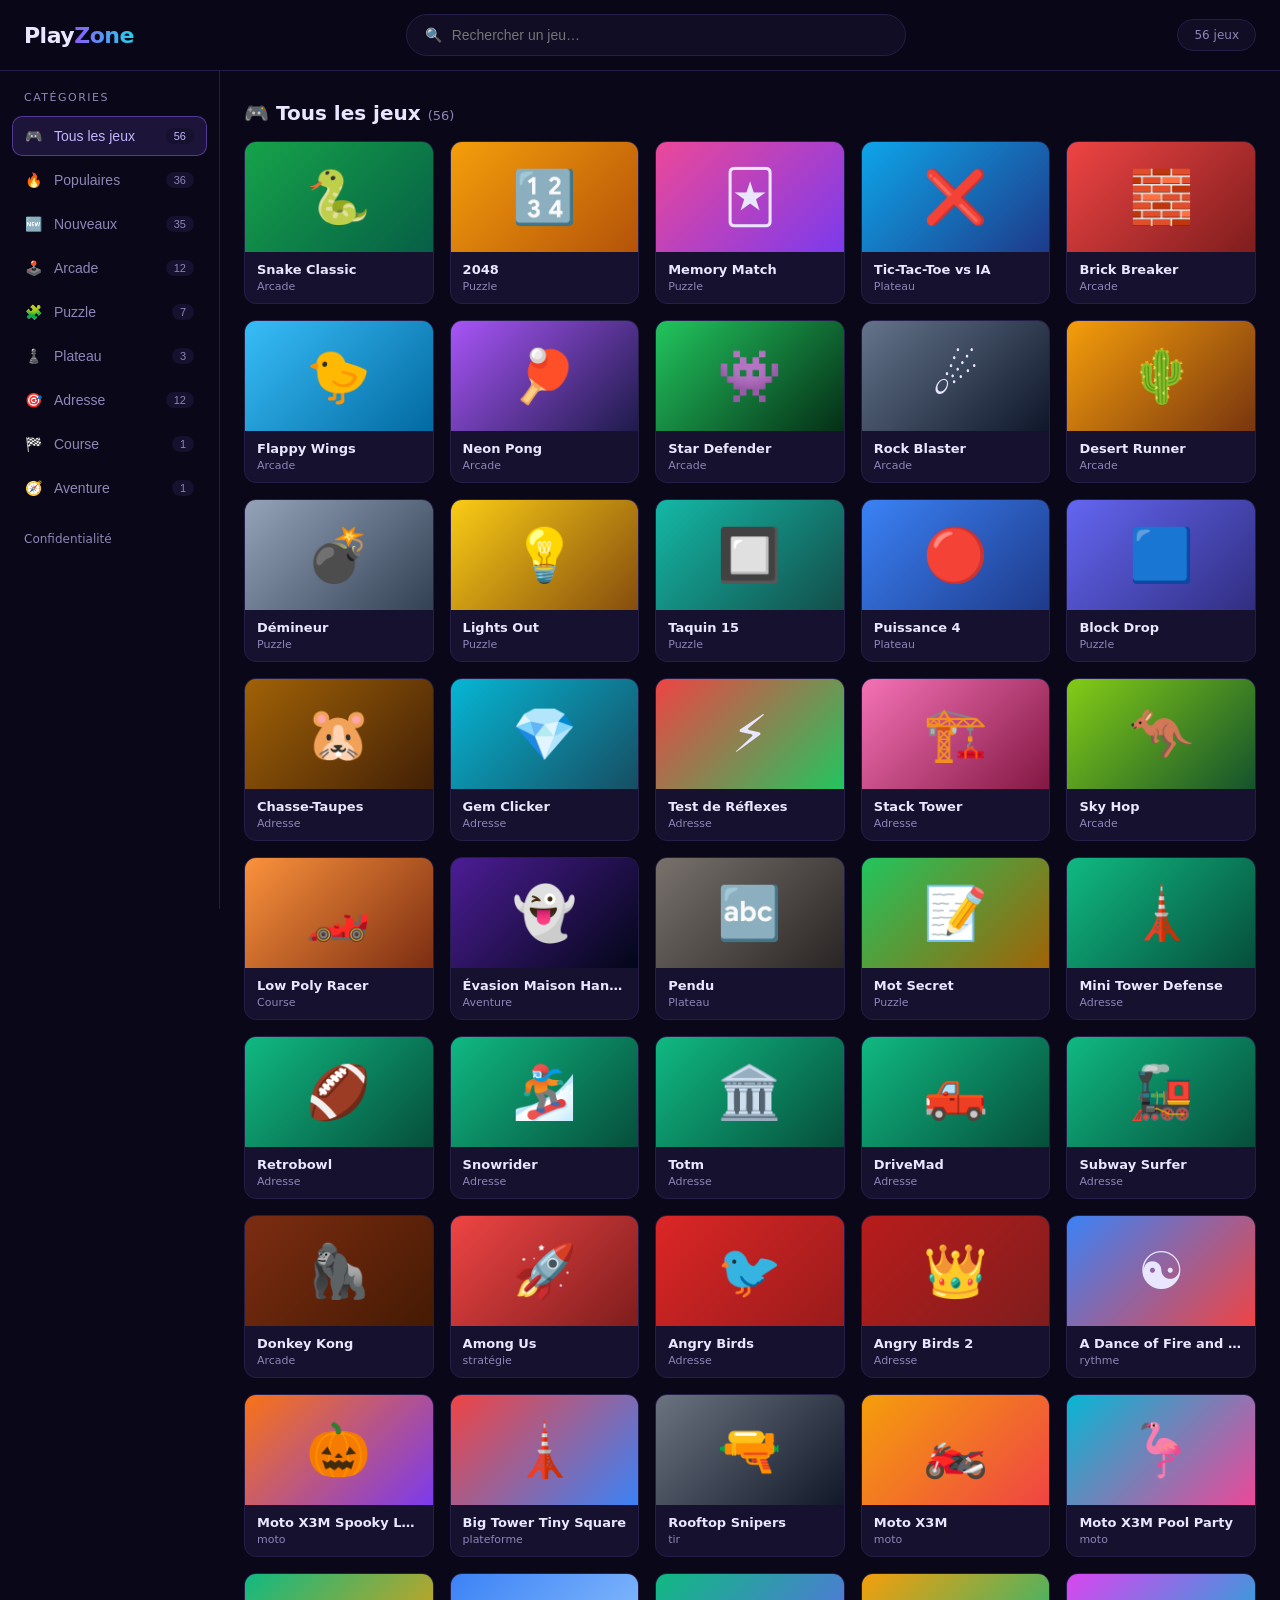
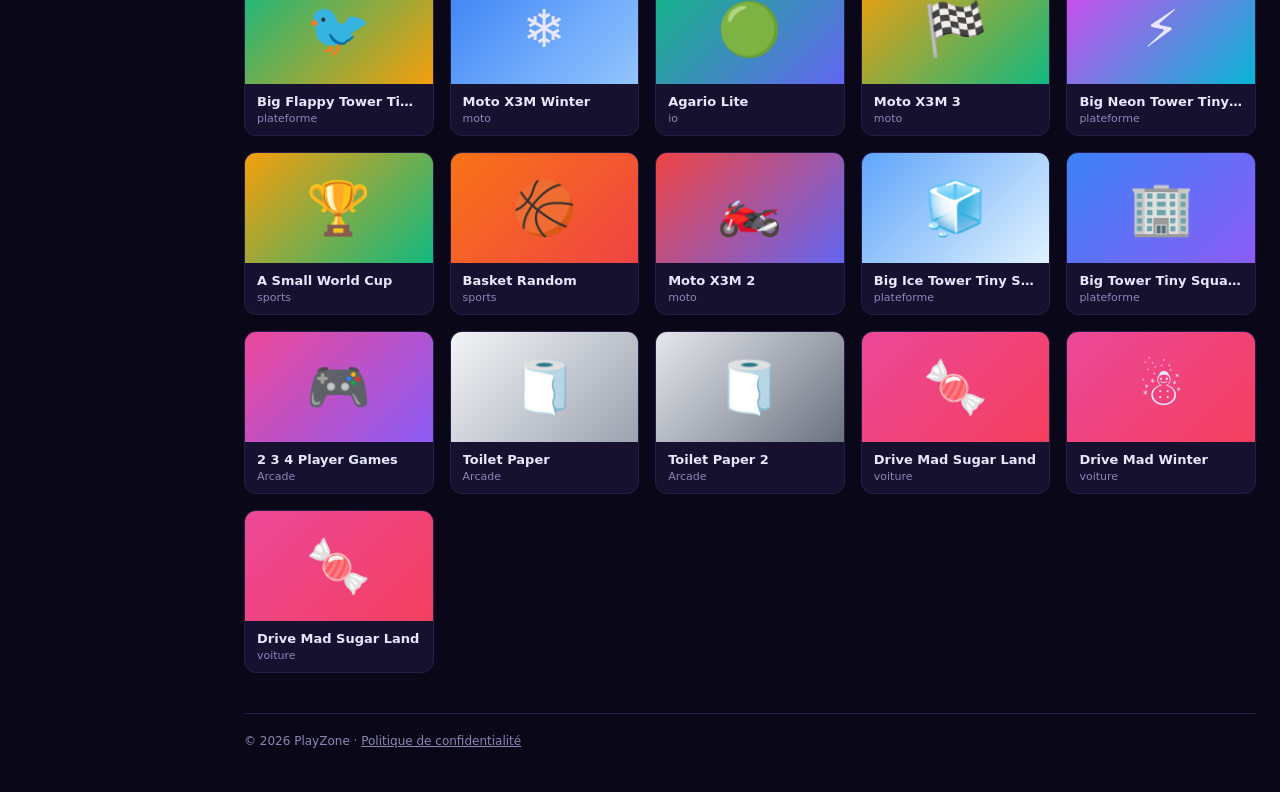
<file: index.html>
<!doctype html>
<html lang="fr">
<head>
  <meta charset="utf-8">
  <meta name="viewport" content="width=device-width, initial-scale=1">
  <title>PlayZone – Jeux en ligne gratuits</title>
  <meta name="description" content="PlayZone : des jeux en ligne gratuits, sans téléchargement, directement dans ton navigateur.">
  <!-- AdSense : le script est injecté automatiquement par js/ads.js une fois js/config.js rempli -->
  <link rel="stylesheet" href="css/style.css">
</head>
<body>
  <header class="topbar">
    <a class="logo" href="./">Play<span>Zone</span></a>
    <div class="search">
      <span>🔍</span>
      <input id="search" type="search" placeholder="Rechercher un jeu…" autocomplete="off">
    </div>
    <div class="count" id="count"></div>
    <button class="burger" id="burger" aria-label="Menu">☰</button>
  </header>

  <div class="layout">
    <aside class="sidebar" id="sidebar">
      <div class="side-title">CATÉGORIES</div>
      <nav id="cats"></nav>
      <div class="side-links">
        <a href="privacy.html">Confidentialité</a>
      </div>
    </aside>

    <main class="main">
      <div class="ad-slot" data-ad="top"></div>
      <h1 class="section-title"><span id="title-icon">🎮</span> <span id="title-text">Tous les jeux</span> <small id="title-count"></small></h1>
      <div class="grid" id="grid"></div>
      <p class="empty" id="empty" hidden>Aucun jeu trouvé 😕</p>
      <div class="ad-slot" data-ad="bottom"></div>
      <footer class="footer">© <span id="year"></span> PlayZone · <a href="privacy.html">Politique de confidentialité</a></footer>
    </main>
  </div>

  <!-- Lecteur de jeu -->
  <div class="player" id="player" hidden>
    <div class="player-bar">
      <button id="back">← Retour</button>
      <strong id="player-title"></strong>
      <button id="fs">⛶ Plein écran</button>
    </div>
    <div class="ad-slot" data-ad="player"></div>
    <iframe id="frame" title="Jeu" allow="fullscreen; gamepad; autoplay" sandbox="allow-scripts allow-same-origin allow-pointer-lock allow-popups"></iframe>
  </div>

  <script src="js/config.js"></script>
  <script src="js/ads.js"></script>
  <script src="js/app.js"></script>
</body>
</html>
</file>
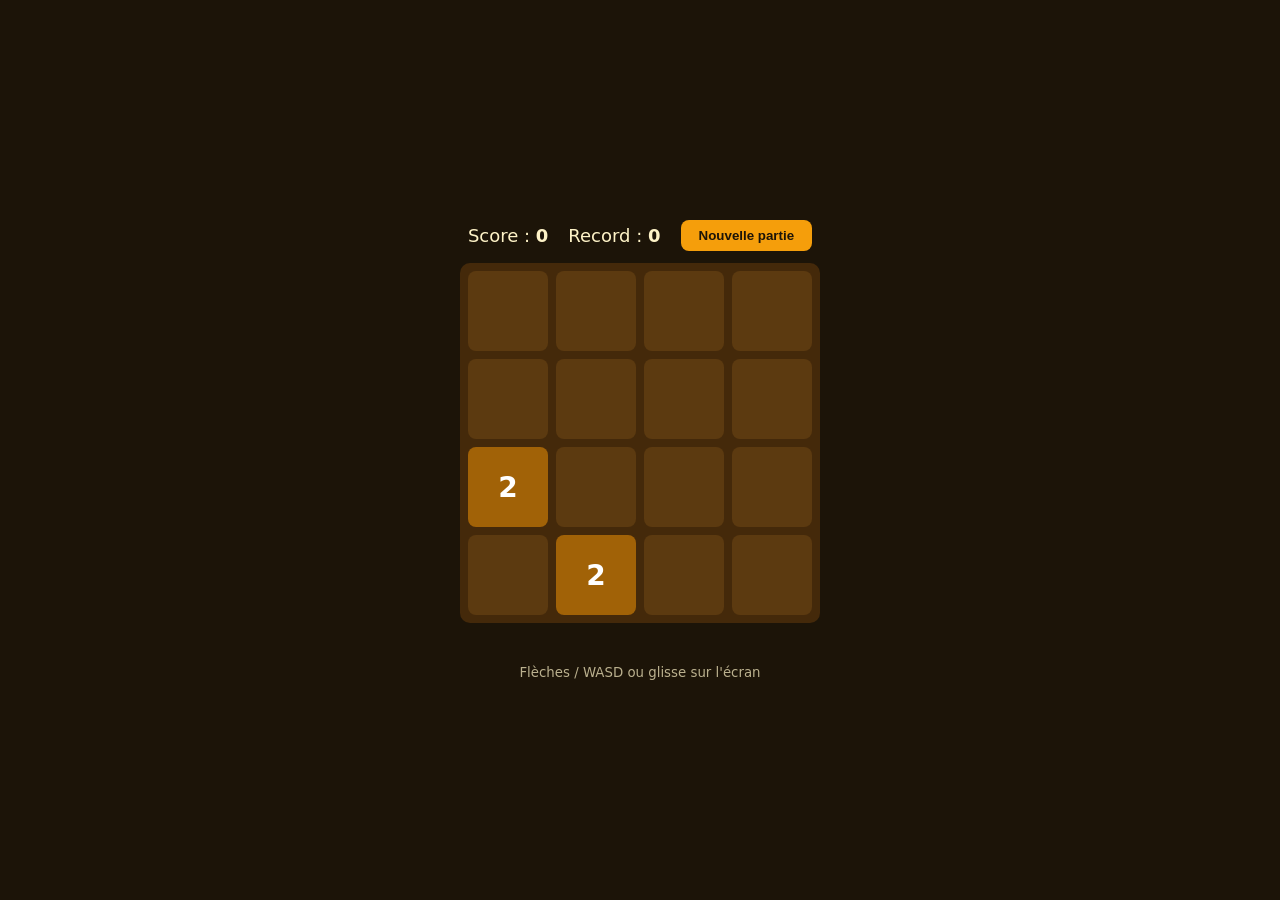
<file: games/2048/index.html>
<!doctype html>
<html lang="fr"><head><meta charset="utf-8"><meta name="viewport" content="width=device-width,initial-scale=1,user-scalable=no">
<title>2048</title>
<style>
html,body{margin:0;height:100%;background:#1c1408;color:#fef3c7;font-family:system-ui,sans-serif;display:flex;flex-direction:column;align-items:center;justify-content:center;touch-action:none}
#hud{display:flex;gap:20px;align-items:center;margin-bottom:12px;font-size:18px}
#g{display:grid;grid-template-columns:repeat(4,80px);grid-gap:8px;padding:8px;background:#44290a;border-radius:10px}
.t{width:80px;height:80px;border-radius:8px;display:flex;align-items:center;justify-content:center;font-weight:800;font-size:28px;background:#5c3a10;color:#fff}
button{padding:8px 18px;border:0;border-radius:8px;background:#f59e0b;color:#1c1408;font-weight:700;cursor:pointer}
small{margin-top:10px;opacity:.7}
#msg{height:24px;margin-top:8px;font-weight:700}
</style></head><body>
<div id="hud"><span>Score : <b id="s">0</b></span><span>Record : <b id="b">0</b></span><button id="r">Nouvelle partie</button></div>
<div id="g"></div><div id="msg"></div>
<small>Flèches / WASD ou glisse sur l'écran</small>
<script>
var COL={0:'#5c3a10',2:'#a16207',4:'#b45309',8:'#ea580c',16:'#dc2626',32:'#be123c',64:'#9d174d',128:'#a21caf',256:'#7e22ce',512:'#6d28d9',1024:'#4f46e5',2048:'#0891b2'};
var grid,score,best=+localStorage.getItem('pz_2048')||0,won;
var g=document.getElementById('g');
document.getElementById('b').textContent=best;
function empty(){var e=[];for(var r=0;r<4;r++)for(var c=0;c<4;c++)if(!grid[r][c])e.push([r,c]);return e}
function spawn(){var e=empty();if(!e.length)return;var p=e[Math.floor(Math.random()*e.length)];grid[p[0]][p[1]]=Math.random()<.9?2:4}
function start(){grid=[[0,0,0,0],[0,0,0,0],[0,0,0,0],[0,0,0,0]];score=0;won=false;spawn();spawn();document.getElementById('msg').textContent='';draw()}
function draw(){
  g.innerHTML='';
  for(var r=0;r<4;r++)for(var c=0;c<4;c++){var v=grid[r][c],d=document.createElement('div');d.className='t';d.style.background=COL[v]||'#0e7490';d.style.fontSize=v>=1024?'22px':'28px';d.textContent=v||'';g.appendChild(d)}
  document.getElementById('s').textContent=score;
  if(score>best){best=score;localStorage.setItem('pz_2048',best);document.getElementById('b').textContent=best}
}
function slide(row){
  var a=row.filter(Boolean),out=[],i=0;
  while(i<a.length){if(a[i]==a[i+1]){out.push(a[i]*2);score+=a[i]*2;i+=2}else{out.push(a[i]);i++}}
  while(out.length<4)out.push(0);return out;
}
function move(d){
  var before=JSON.stringify(grid),r,c,line;
  for(var i=0;i<4;i++){
    if(d=='L'||d=='R'){line=grid[i].slice();if(d=='R')line.reverse();line=slide(line);if(d=='R')line.reverse();grid[i]=line}
    else{line=[];for(r=0;r<4;r++)line.push(grid[r][i]);if(d=='D')line.reverse();line=slide(line);if(d=='D')line.reverse();for(r=0;r<4;r++)grid[r][i]=line[r]}
  }
  if(JSON.stringify(grid)==before)return;
  spawn();draw();
  var flat=[].concat.apply([],grid);
  if(!won&&flat.indexOf(2048)>-1){won=true;document.getElementById('msg').textContent='🎉 2048 atteint ! Continue !'}
  else if(!canMove())document.getElementById('msg').textContent='Partie terminée';
}
function canMove(){
  if(empty().length)return true;
  for(var r=0;r<4;r++)for(var c=0;c<4;c++){if(c<3&&grid[r][c]==grid[r][c+1])return true;if(r<3&&grid[r][c]==grid[r+1][c])return true}
  return false;
}
document.addEventListener('keydown',function(e){
  var m={ArrowLeft:'L',a:'L',ArrowRight:'R',d:'R',ArrowUp:'U',w:'U',ArrowDown:'D',s:'D'}[e.key];
  if(m){e.preventDefault();move(m)}
});
var tx,ty;
document.addEventListener('touchstart',function(e){tx=e.touches[0].clientX;ty=e.touches[0].clientY},{passive:true});
document.addEventListener('touchend',function(e){
  var dx=e.changedTouches[0].clientX-tx,dy=e.changedTouches[0].clientY-ty;
  if(Math.abs(dx)<20&&Math.abs(dy)<20)return;
  if(Math.abs(dx)>Math.abs(dy))move(dx>0?'R':'L');else move(dy>0?'D':'U');
},{passive:true});
document.getElementById('r').onclick=start;
start();
</script></body></html>
</file>
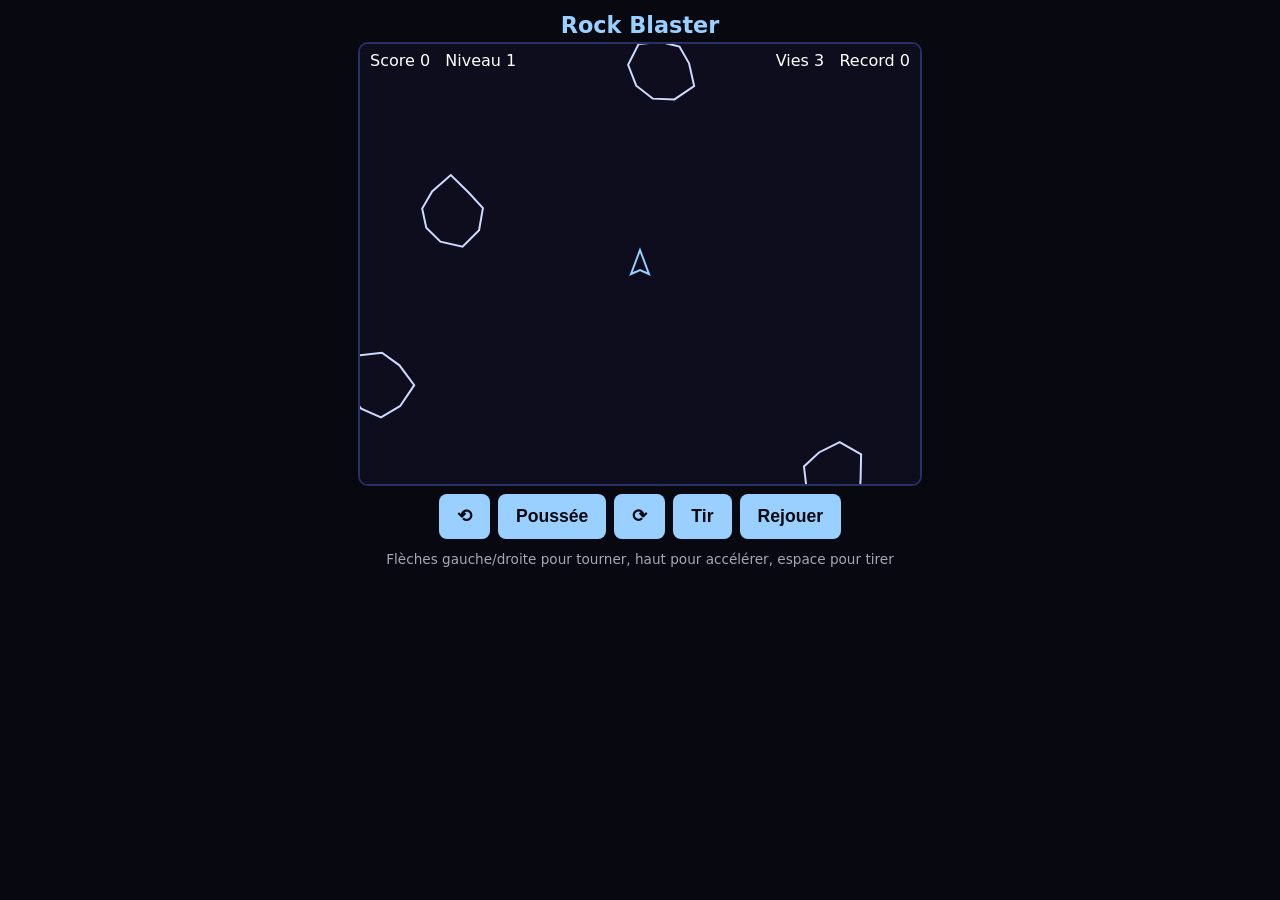
<file: games/asteroids/index.html>
<!DOCTYPE html>
<html lang="fr"><head><meta charset="utf-8"><meta name="viewport" content="width=device-width,initial-scale=1,user-scalable=no">
<title>Rock Blaster</title>
<style>
body{margin:0;background:#080810;color:#e8ecff;font-family:system-ui,sans-serif;display:flex;flex-direction:column;align-items:center;min-height:100vh;user-select:none;touch-action:manipulation}
h1{font-size:1.4rem;margin:12px 0 4px;color:#9ad0ff}
canvas{background:#0d0d1e;border:2px solid #2a2f66;border-radius:10px;max-width:96vw;max-height:64vh}
.b{display:flex;gap:8px;margin:8px;flex-wrap:wrap;justify-content:center}
button{padding:12px 18px;font-size:1.1rem;background:#9ad0ff;color:#080810;border:0;border-radius:8px;cursor:pointer;font-weight:bold;touch-action:manipulation}
p{margin:4px;font-size:.85rem;opacity:.7}
</style></head><body>
<h1>Rock Blaster</h1>
<canvas id="c" width="560" height="440"></canvas>
<div class="b"><button id="L">⟲</button><button id="U">Poussée</button><button id="R">⟳</button><button id="F">Tir</button><button id="rp">Rejouer</button></div>
<p>Flèches gauche/droite pour tourner, haut pour accélérer, espace pour tirer</p>
<script>
const cv=document.getElementById('c'),x=cv.getContext('2d'),W=560,H=440;
let best=0;try{best=+localStorage.getItem('pz_asteroids')||0}catch(e){}
let s,rocks,bl,lives,score,over,k={},cd,inv,lvl;
function rock(px,py,r){const a=Math.random()*6.28,v=.6+Math.random()*1.2;
  const n=9,sh=[];for(let i=0;i<n;i++)sh.push(.75+Math.random()*.35);
  return{x:px,y:py,vx:Math.cos(a)*v,vy:Math.sin(a)*v,r,sh,a:0,va:(Math.random()-.5)*.04}}
function wave(){rocks=[];for(let i=0;i<3+lvl;i++){let px,py;do{px=Math.random()*W;py=Math.random()*H}while(Math.hypot(px-s.x,py-s.y)<120);rocks.push(rock(px,py,36))}}
function reset(){s={x:W/2,y:H/2,vx:0,vy:0,a:-Math.PI/2};bl=[];lives=3;score=0;over=false;cd=0;inv=120;lvl=1;wave()}
function end(){over=true;if(score>best){best=score;try{localStorage.setItem('pz_asteroids',best)}catch(e){}}}
addEventListener('keydown',e=>{if(['ArrowLeft','ArrowRight','ArrowUp','Space'].includes(e.code)){e.preventDefault();k[e.code]=1}});
addEventListener('keyup',e=>delete k[e.code]);
for(const [id,key] of [['L','ArrowLeft'],['R','ArrowRight'],['U','ArrowUp'],['F','Space']]){
  const b=document.getElementById(id);
  b.addEventListener('pointerdown',e=>{e.preventDefault();k[key]=1});
  for(const ev of ['pointerup','pointerleave','pointercancel'])b.addEventListener(ev,()=>delete k[key]);
}
const wr=o=>{o.x=(o.x+W)%W;o.y=(o.y+H)%H};
function update(){
  if(over)return;
  if(k.ArrowLeft)s.a-=.07;if(k.ArrowRight)s.a+=.07;
  if(k.ArrowUp){s.vx+=Math.cos(s.a)*.12;s.vy+=Math.sin(s.a)*.12}
  s.vx*=.992;s.vy*=.992;s.x+=s.vx;s.y+=s.vy;wr(s);
  if(cd>0)cd--;if(inv>0)inv--;
  if(k.Space&&cd===0&&bl.length<6){bl.push({x:s.x+Math.cos(s.a)*14,y:s.y+Math.sin(s.a)*14,vx:Math.cos(s.a)*7+s.vx,vy:Math.sin(s.a)*7+s.vy,l:55});cd=12}
  for(const b of bl){b.x+=b.vx;b.y+=b.vy;b.l--;wr(b)}
  bl=bl.filter(b=>b.l>0);
  for(const r of rocks){r.x+=r.vx;r.y+=r.vy;r.a+=r.va;wr(r)}
  const nr=[];
  for(const r of rocks){
    let hit=false;
    for(const b of bl)if(b.l>0&&Math.hypot(b.x-r.x,b.y-r.y)<r.r){b.l=0;hit=true;break}
    if(hit){score+=r.r>25?20:r.r>14?50:100;if(r.r>14){nr.push(rock(r.x,r.y,r.r/2),rock(r.x,r.y,r.r/2))}}
    else nr.push(r);
  }
  rocks=nr;
  if(!inv)for(const r of rocks)if(Math.hypot(s.x-r.x,s.y-r.y)<r.r*.85+8){
    lives--;if(lives<=0){end()}else{s.x=W/2;s.y=H/2;s.vx=s.vy=0;inv=150}break}
  if(!rocks.length){lvl++;wave();inv=90}
}
function draw(){
  x.fillStyle='#0d0d1e';x.fillRect(0,0,W,H);
  x.strokeStyle='#cfd8ff';x.lineWidth=2;
  for(const r of rocks){x.save();x.translate(r.x,r.y);x.rotate(r.a);x.beginPath();
    r.sh.forEach((m,i)=>{const a=i/r.sh.length*6.283;x[i?'lineTo':'moveTo'](Math.cos(a)*r.r*m,Math.sin(a)*r.r*m)});
    x.closePath();x.stroke();x.restore()}
  x.fillStyle='#ffd166';for(const b of bl){x.beginPath();x.arc(b.x,b.y,2.5,0,7);x.fill()}
  if(!over&&(inv%10<6)){x.save();x.translate(s.x,s.y);x.rotate(s.a);x.strokeStyle='#9ad0ff';x.beginPath();
    x.moveTo(14,0);x.lineTo(-10,9);x.lineTo(-6,0);x.lineTo(-10,-9);x.closePath();x.stroke();
    if(k.ArrowUp){x.strokeStyle='#ff9f43';x.beginPath();x.moveTo(-8,3);x.lineTo(-17,0);x.lineTo(-8,-3);x.stroke()}
    x.restore()}
  x.fillStyle='#fff';x.font='16px system-ui';x.textAlign='left';x.fillText('Score '+score+'   Niveau '+lvl,10,22);
  x.textAlign='right';x.fillText('Vies '+Math.max(0,lives)+'   Record '+best,W-10,22);
  if(over){x.fillStyle='rgba(8,8,16,.8)';x.fillRect(0,160,W,120);x.textAlign='center';
    x.fillStyle='#9ad0ff';x.font='bold 32px system-ui';x.fillText('Partie terminée',W/2,210);
    x.fillStyle='#fff';x.font='16px system-ui';x.fillText('Score : '+score+' — cliquez sur Rejouer',W/2,245)}
}
function loop(){update();draw();requestAnimationFrame(loop)}
document.getElementById('rp').onclick=e=>{reset();e.target.blur()};
reset();loop();
</script></body></html>
</file>
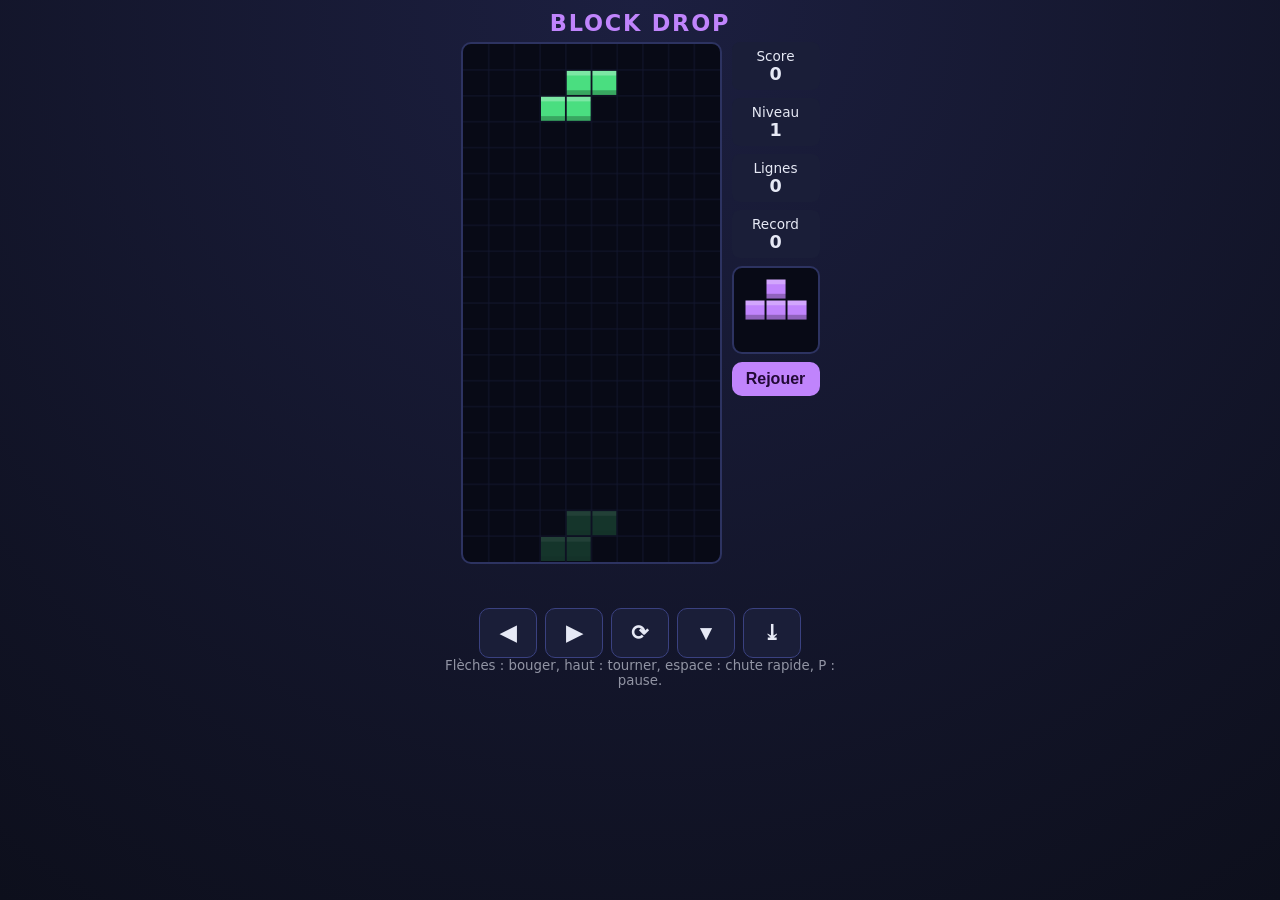
<file: games/blockdrop/index.html>
<!DOCTYPE html>
<html lang="fr"><head><meta charset="utf-8">
<meta name="viewport" content="width=device-width,initial-scale=1,user-scalable=no">
<title>Block Drop</title>
<style>
:root{--bg:#0d0f1c;--pn:#1a1e38;--ac:#c084fc;--tx:#e6e9f5}
*{box-sizing:border-box}
body{margin:0;min-height:100vh;background:radial-gradient(circle at 50% 0,#1c1f40,var(--bg));color:var(--tx);font-family:system-ui,sans-serif;display:flex;flex-direction:column;align-items:center;padding:8px;user-select:none;-webkit-user-select:none;-webkit-touch-callout:none;touch-action:manipulation}
h1{margin:2px 0 6px;font-size:1.4rem;letter-spacing:.08em;color:var(--ac)}
#row{display:flex;gap:10px;align-items:flex-start;justify-content:center}
canvas{background:#080a16;border-radius:10px;border:2px solid #2d3361}
#main{height:min(58vh,560px);width:auto;aspect-ratio:1/2}
#side{display:flex;flex-direction:column;gap:8px;min-width:88px}
.stat{background:var(--pn);padding:6px 10px;border-radius:8px;text-align:center;font-size:.85rem}
.stat b{display:block;font-size:1.1rem;font-variant-numeric:tabular-nums}
#nx{width:88px;height:88px}
button{background:var(--ac);color:#220a36;border:0;border-radius:10px;padding:8px 14px;font-weight:700;cursor:pointer;font-size:1rem}
#pad{display:flex;gap:8px;margin-top:10px}
#pad button{width:58px;height:50px;font-size:1.3rem;padding:0;background:var(--pn);color:var(--tx);border:1px solid #3a4180}
#pad button:active{background:var(--ac);color:#220a36}
#msg{height:1.4em;margin:6px;font-weight:700;color:var(--ac)}
small{opacity:.6;text-align:center;max-width:420px}
</style></head><body>
<h1>BLOCK DROP</h1>
<div id="row">
  <canvas id="main" width="280" height="560"></canvas>
  <div id="side">
    <div class="stat">Score<b id="sc">0</b></div>
    <div class="stat">Niveau<b id="lv">1</b></div>
    <div class="stat">Lignes<b id="ln">0</b></div>
    <div class="stat">Record<b id="bs">0</b></div>
    <canvas id="nx" width="88" height="88"></canvas>
    <button id="rj">Rejouer</button>
  </div>
</div>
<div id="msg"></div>
<div id="pad">
  <button data-a="l">◀</button><button data-a="r">▶</button><button data-a="rot">⟳</button><button data-a="d">▼</button><button data-a="hd">⤓</button>
</div>
<small>Flèches : bouger, haut : tourner, espace : chute rapide, P : pause.</small>
<script>
const $=s=>document.querySelector(s),W=10,H=20,S=28,K='pz_blockdrop_best';
const cv=$('#main'),cx=cv.getContext('2d'),nv=$('#nx'),nx=nv.getContext('2d');
const SH={I:[[0,0,0,0],[1,1,1,1],[0,0,0,0],[0,0,0,0]],O:[[1,1],[1,1]],T:[[0,1,0],[1,1,1],[0,0,0]],S:[[0,1,1],[1,1,0],[0,0,0]],Z:[[1,1,0],[0,1,1],[0,0,0]],J:[[1,0,0],[1,1,1],[0,0,0]],L:[[0,0,1],[1,1,1],[0,0,0]]};
const CL={I:'#22d3ee',O:'#facc15',T:'#c084fc',S:'#4ade80',Z:'#f87171',J:'#60a5fa',L:'#fb923c'};
let grid,p,nextK,bag,score,lines,level,over,paused,last,acc;
let bestV=0;try{bestV=+localStorage.getItem(K)||0}catch(e){}
function take(){if(!bag.length)bag=Object.keys(SH).sort(()=>Math.random()-.5);return bag.pop()}
function rot(m){return m[0].map((_,i)=>m.map(r=>r[i]).reverse())}
function hit(m,x,y){
  for(let r=0;r<m.length;r++)for(let c=0;c<m[r].length;c++)if(m[r][c]){
    const nx_=x+c,ny=y+r;
    if(nx_<0||nx_>=W||ny>=H)return true;
    if(ny>=0&&grid[ny][nx_])return true;
  }
  return false;
}
function spawn(){
  const k=nextK;nextK=take();
  const m=SH[k].map(r=>r.slice());
  p={k,m,x:((W-m[0].length)/2)|0,y:k==='I'?-1:0};
  if(hit(p.m,p.x,p.y)){over=true;$('#msg').textContent='Partie terminée !'}
  drawNext();
}
function init(){
  grid=Array.from({length:H},()=>Array(W).fill(0));
  bag=[];score=0;lines=0;level=1;over=false;paused=false;acc=0;last=performance.now();
  nextK=take();$('#msg').textContent='';spawn();stats();
}
function stats(){
  $('#sc').textContent=score;$('#lv').textContent=level;$('#ln').textContent=lines;
  if(score>bestV){bestV=score;try{localStorage.setItem(K,bestV)}catch(e){}}
  $('#bs').textContent=bestV;
}
function move(dx){if(!hit(p.m,p.x+dx,p.y)){p.x+=dx;return true}return false}
function turn(){
  const m=rot(p.m);
  for(const k of[0,-1,1,-2,2])if(!hit(m,p.x+k,p.y)){p.m=m;p.x+=k;return}
}
function lock(){
  p.m.forEach((row,r)=>row.forEach((v,c)=>{if(v&&p.y+r>=0)grid[p.y+r][p.x+c]=p.k}));
  let n=0;
  for(let r=H-1;r>=0;r--)if(grid[r].every(v=>v)){grid.splice(r,1);grid.unshift(Array(W).fill(0));n++;r++}
  if(n){
    score+=[0,100,300,500,800][n]*level;lines+=n;level=1+(lines/10|0);
  }
  stats();spawn();
}
function down(soft){
  if(!hit(p.m,p.x,p.y+1)){p.y++;if(soft)score++;return true}
  lock();return false;
}
function hard(){let n=0;while(!hit(p.m,p.x,p.y+1)){p.y++;n++}score+=2*n;lock()}
function act(a){
  if(over||paused)return;
  if(a==='l')move(-1);else if(a==='r')move(1);else if(a==='rot')turn();
  else if(a==='d'){down(true);acc=0}else if(a==='hd'){hard();acc=0}
  draw();
}
function cell(c,x,y,s,col){
  c.fillStyle=col;c.fillRect(x*s+1,y*s+1,s-2,s-2);
  c.fillStyle='rgba(255,255,255,.28)';c.fillRect(x*s+1,y*s+1,s-2,5);
  c.fillStyle='rgba(0,0,0,.25)';c.fillRect(x*s+1,y*s+s-6,s-2,5);
}
function draw(){
  cx.clearRect(0,0,cv.width,cv.height);
  cx.strokeStyle='#141830';
  for(let i=1;i<W;i++){cx.beginPath();cx.moveTo(i*S,0);cx.lineTo(i*S,H*S);cx.stroke()}
  for(let i=1;i<H;i++){cx.beginPath();cx.moveTo(0,i*S);cx.lineTo(W*S,i*S);cx.stroke()}
  grid.forEach((row,y)=>row.forEach((v,x)=>{if(v)cell(cx,x,y,S,CL[v])}));
  if(!over){
    let gy=p.y;while(!hit(p.m,p.x,gy+1))gy++;
    cx.globalAlpha=.2;
    p.m.forEach((row,r)=>row.forEach((v,c)=>{if(v&&gy+r>=0)cell(cx,p.x+c,gy+r,S,CL[p.k])}));
    cx.globalAlpha=1;
  }
  p.m.forEach((row,r)=>row.forEach((v,c)=>{if(v&&p.y+r>=0)cell(cx,p.x+c,p.y+r,S,CL[p.k])}));
  if(over||paused){
    cx.fillStyle='rgba(8,10,22,.7)';cx.fillRect(0,0,cv.width,cv.height);
    cx.fillStyle='#fff';cx.font='bold 28px system-ui';cx.textAlign='center';
    cx.fillText(over?'Fin de partie':'Pause',cv.width/2,cv.height/2);
  }
}
function drawNext(){
  nx.clearRect(0,0,88,88);const m=SH[nextK],s=22,ox=(88-m[0].length*s)/2,oy=(88-m.length*s)/2;
  nx.save();nx.translate(ox,oy);
  m.forEach((row,r)=>row.forEach((v,c)=>{if(v)cell(nx,c,r,s,CL[nextK])}));
  nx.restore();
}
function loop(t){
  const dt=t-last;last=t;
  if(!over&&!paused){
    acc+=dt;const iv=Math.max(90,820-level*70);
    while(acc>=iv&&!over){acc-=iv;down(false)}
    draw();
  }
  requestAnimationFrame(loop);
}
document.addEventListener('keydown',e=>{
  const m={ArrowLeft:'l',ArrowRight:'r',ArrowUp:'rot',ArrowDown:'d',' ':'hd'}[e.key];
  if(m){e.preventDefault();act(m)}
  else if(e.key==='p'||e.key==='P'){if(!over){paused=!paused;draw()}}
});
document.querySelectorAll('#pad button').forEach(b=>{
  let iv;const a=b.dataset.a,rep=a==='l'||a==='r'||a==='d';
  const stop=()=>clearInterval(iv);
  b.addEventListener('pointerdown',e=>{e.preventDefault();act(a);if(rep){stop();iv=setInterval(()=>act(a),110)}});
  ['pointerup','pointerleave','pointercancel'].forEach(ev=>b.addEventListener(ev,stop));
});
$('#rj').onclick=()=>{init();draw()};
init();draw();requestAnimationFrame(loop);
</script></body></html>
</file>
<file: css/style.css>
:root{
  --bg:#0a0818;--panel:#100d24;--card:#15112e;--line:#241e48;--text:#e9e6ff;--muted:#8d86b8;
  --accent:#8b5cf6;--accent2:#22d3ee;
}
*{box-sizing:border-box;margin:0;padding:0}
html,body{height:100%}
body{background:var(--bg);color:var(--text);font-family:Inter,system-ui,-apple-system,Segoe UI,Roboto,sans-serif;font-size:14px}
a{color:inherit;text-decoration:none}

.topbar{position:sticky;top:0;z-index:20;display:flex;align-items:center;gap:20px;padding:14px 24px;background:rgba(10,8,24,.92);backdrop-filter:blur(10px);border-bottom:1px solid var(--line)}
.logo{font-size:22px;font-weight:800;letter-spacing:-.5px}
.logo span{background:linear-gradient(90deg,var(--accent),var(--accent2));-webkit-background-clip:text;background-clip:text;color:transparent}
.search{flex:1;max-width:500px;margin:0 auto;display:flex;align-items:center;gap:10px;padding:0 18px;background:var(--panel);border:1px solid var(--line);border-radius:999px}
.search input{flex:1;padding:12px 0;background:none;border:0;outline:0;color:var(--text);font-size:14px}
.count{padding:8px 16px;border:1px solid var(--line);border-radius:999px;background:var(--panel);color:var(--muted);font-size:12px;white-space:nowrap}
.burger{display:none;background:none;border:0;color:var(--text);font-size:24px;cursor:pointer}

.layout{display:flex;min-height:calc(100vh - 62px)}
.sidebar{width:220px;flex-shrink:0;padding:20px 12px;border-right:1px solid var(--line);position:sticky;top:62px;height:calc(100vh - 62px);overflow:auto}
.side-title{font-size:11px;letter-spacing:1.5px;color:var(--muted);padding:0 12px 12px}
.cat{display:flex;align-items:center;gap:12px;width:100%;padding:11px 12px;margin-bottom:4px;border:1px solid transparent;border-radius:10px;background:none;color:var(--muted);font-size:14px;cursor:pointer;text-align:left}
.cat:hover{background:var(--panel);color:var(--text)}
.cat.active{background:rgba(139,92,246,.15);border-color:rgba(139,92,246,.5);color:#c4b5fd}
.cat .n{margin-left:auto;font-size:11px;padding:2px 8px;border-radius:999px;background:var(--card)}
.side-links{margin-top:24px;padding:0 12px;font-size:12px;color:var(--muted)}

.main{flex:1;padding:24px;min-width:0}
.section-title{font-size:20px;margin:6px 0 16px}
.section-title small{color:var(--muted);font-weight:400;font-size:13px}
.grid{display:grid;grid-template-columns:repeat(auto-fill,minmax(165px,1fr));gap:16px}
.card{background:var(--card);border:1px solid var(--line);border-radius:12px;overflow:hidden;cursor:pointer;transition:transform .15s,border-color .15s}
.card:hover{transform:translateY(-3px);border-color:var(--accent)}
.thumb{height:110px;display:flex;align-items:center;justify-content:center;font-size:52px}
.thumb img{width:100%;height:100%;object-fit:cover}
.info{padding:10px 12px}
.info b{display:block;font-size:13px;white-space:nowrap;overflow:hidden;text-overflow:ellipsis}
.info span{font-size:11px;color:var(--muted)}
.empty{color:var(--muted);padding:40px;text-align:center}
.footer{margin-top:40px;padding:20px 0;color:var(--muted);font-size:12px;border-top:1px solid var(--line)}
.footer a{text-decoration:underline}

/* Pubs : invisibles tant que AdSense n'est pas activé */
.ad-slot{display:none}
.ad-slot.on{display:block;margin:0 0 20px;min-height:90px;text-align:center}

.player{position:fixed;inset:0;z-index:50;background:var(--bg);display:flex;flex-direction:column}
.player[hidden]{display:none}
.player-bar{display:flex;align-items:center;gap:16px;padding:10px 16px;border-bottom:1px solid var(--line)}
.player-bar strong{flex:1;text-align:center}
.player-bar button{padding:8px 14px;border-radius:8px;border:1px solid var(--line);background:var(--panel);color:var(--text);cursor:pointer}
.player-bar button:hover{border-color:var(--accent)}
.player .ad-slot.on{margin:8px auto 0}
.player iframe{flex:1;width:100%;border:0;background:#000}

@media(max-width:800px){
  .burger{display:block}
  .count{display:none}
  .sidebar{position:fixed;left:-240px;top:62px;z-index:30;background:var(--panel);transition:left .2s;width:220px}
  .sidebar.open{left:0}
  .main{padding:16px}
  .grid{grid-template-columns:repeat(auto-fill,minmax(140px,1fr));gap:12px}
}
</file>
